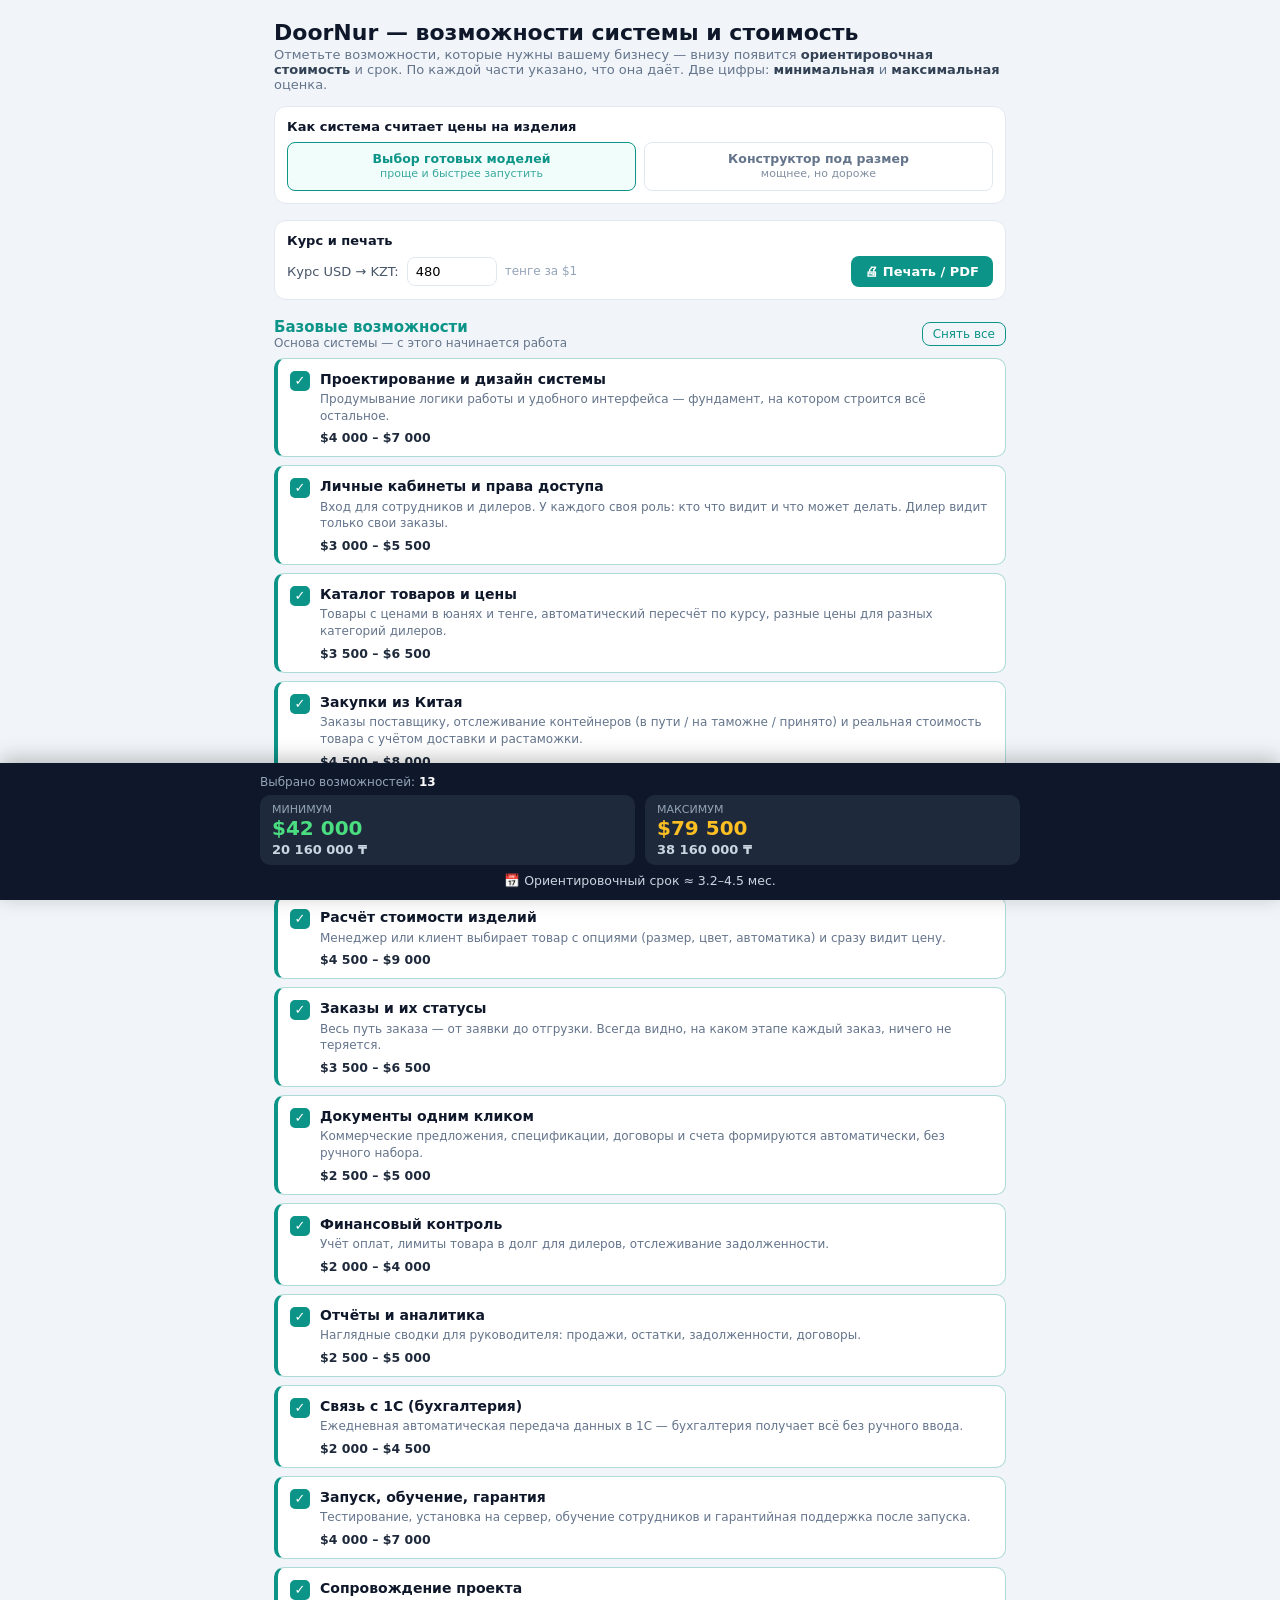
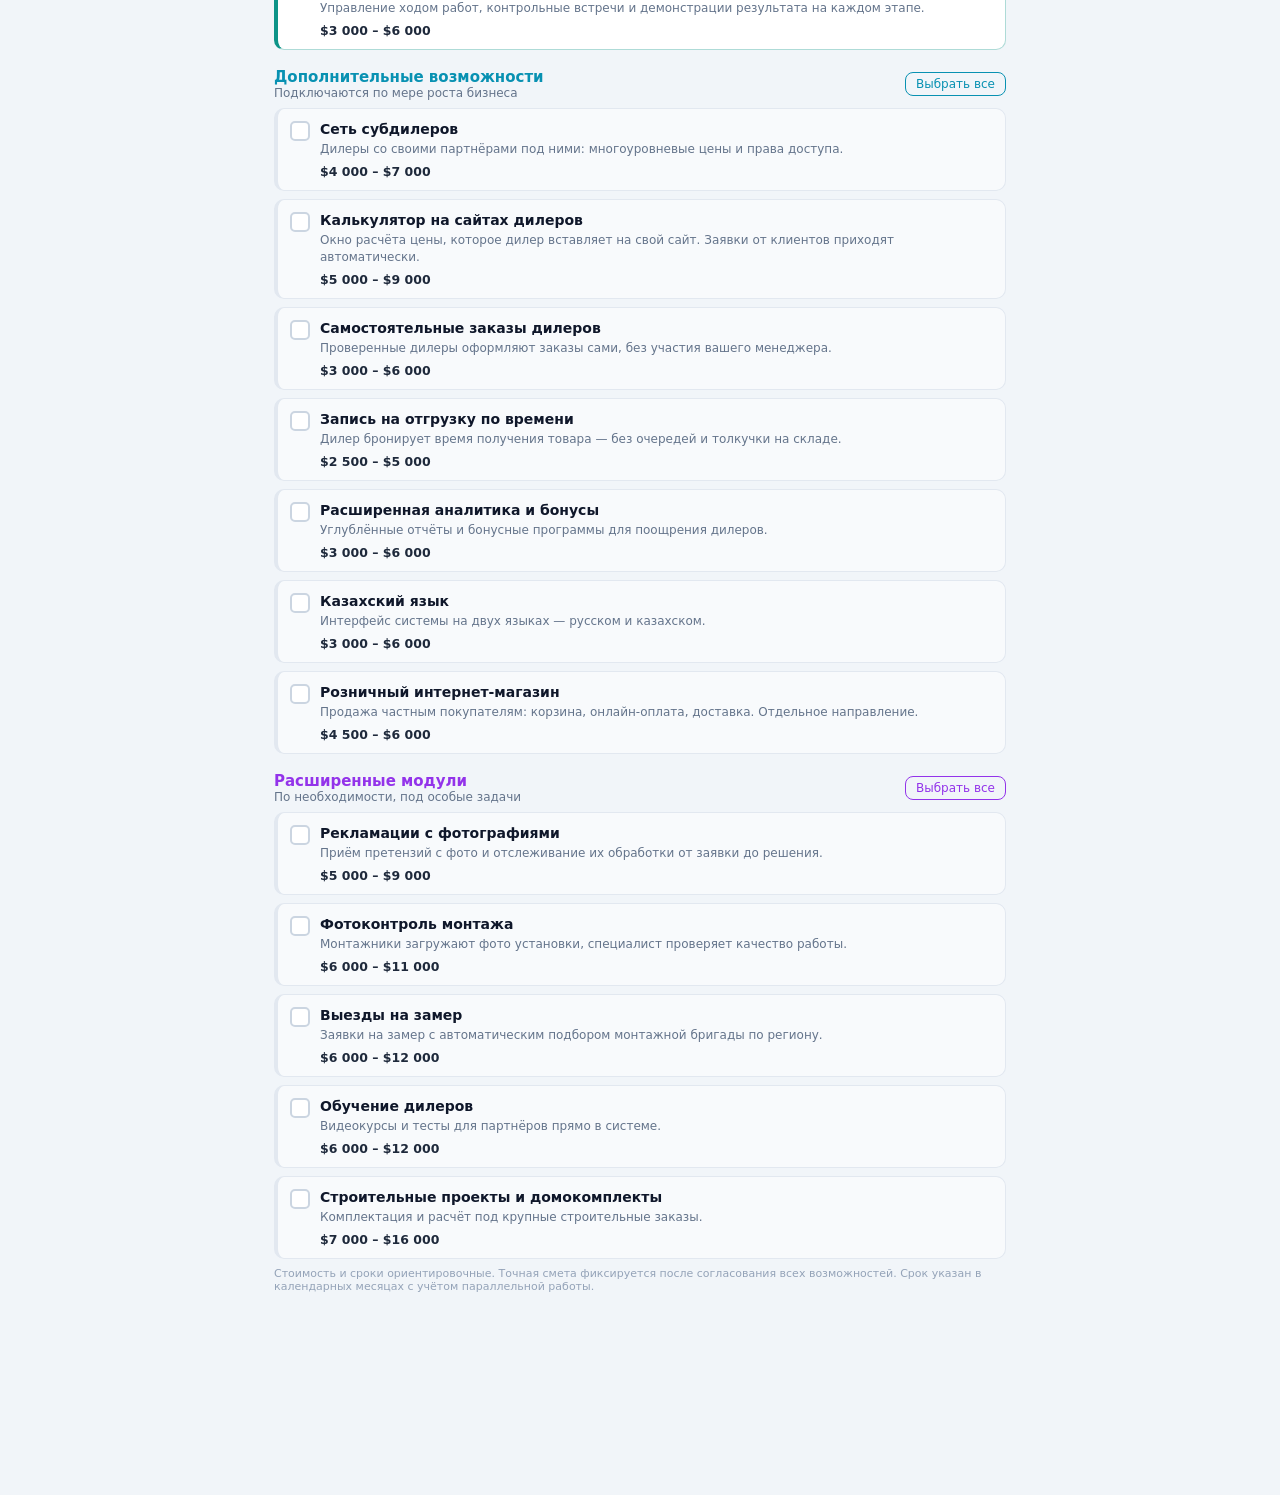
<file: index.html>
<!DOCTYPE html>
<html lang="ru">
<head>
<meta charset="UTF-8">
<meta name="viewport" content="width=device-width, initial-scale=1.0">
<title>DoorNur — возможности системы и стоимость</title>
<style>
  * { box-sizing: border-box; font-family: system-ui, -apple-system, "Segoe UI", Roboto, sans-serif; }
  body { margin: 0; background: #f1f5f9; color: #0f172a; padding-bottom: 175px; }
  .wrap { max-width: 760px; margin: 0 auto; padding: 16px 14px; }
  h1 { font-size: 22px; font-weight: 800; margin: 4px 0 2px; }
  .lead { font-size: 13px; color: #64748b; margin: 0 0 14px; }
  .lead b { color: #334155; }
  .panel { background: #fff; border: 1px solid #e2e8f0; border-radius: 12px; padding: 12px; margin-bottom: 16px; }
  .panel-t { font-size: 13px; font-weight: 700; margin-bottom: 8px; }
  .tabs { display: flex; gap: 8px; }
  .tab { flex: 1; padding: 8px 6px; border-radius: 8px; cursor: pointer; border: 1px solid #e2e8f0;
         background: #fff; color: #64748b; font-weight: 700; font-size: 12.5px; line-height: 1.3; text-align: center; }
  .tab small { font-weight: 400; font-size: 11px; opacity: .8; display: block; }
  .tab.active { border-color: #0d9488; background: #f0fdfa; color: #0d9488; }
  .toolrow { display: flex; gap: 8px; align-items: center; flex-wrap: wrap; }
  .rate-in { width: 90px; padding: 6px 8px; border: 1px solid #e2e8f0; border-radius: 8px; font-size: 13px; }
  .printbtn { margin-left: auto; background: #0d9488; color: #fff; border: none; border-radius: 8px; padding: 8px 14px; font-size: 13px; font-weight: 700; cursor: pointer; }
  .phase-head { display: flex; align-items: center; justify-content: space-between; margin: 18px 0 8px; }
  .phase-t { font-size: 15px; font-weight: 800; }
  .phase-s { font-size: 12px; color: #64748b; }
  .selbtn { font-size: 12px; background: transparent; border-radius: 8px; padding: 4px 10px; cursor: pointer; white-space: nowrap; }
  .block { display: flex; gap: 10px; align-items: flex-start; background: #f8fafc; border: 1px solid #e2e8f0;
           border-left: 4px solid #e2e8f0; border-radius: 10px; padding: 11px 12px; margin-bottom: 8px; cursor: pointer; transition: all .12s; }
  .block.on { background: #fff; }
  .cb { width: 20px; height: 20px; border-radius: 5px; flex-shrink: 0; margin-top: 1px; border: 2px solid #cbd5e1;
        background: #fff; color: #fff; font-size: 13px; line-height: 16px; text-align: center; font-weight: 700; }
  .bname { font-size: 14px; font-weight: 700; line-height: 1.3; }
  .bdesc { font-size: 12px; color: #64748b; margin-top: 3px; line-height: 1.4; }
  .bprice { font-size: 12.5px; color: #475569; margin-top: 6px; }
  .bprice b { color: #1e293b; }
  .note { font-size: 11px; color: #94a3b8; margin-top: 4px; }
  .bar { position: fixed; bottom: 0; left: 0; right: 0; background: #0f172a; color: #fff; padding: 12px 14px; box-shadow: 0 -4px 20px rgba(0,0,0,.25); }
  .bar-in { max-width: 760px; margin: 0 auto; }
  .bar-c { font-size: 12px; color: #94a3b8; margin-bottom: 6px; }
  .bar-c b { color: #fff; }
  .sums { display: flex; gap: 10px; }
  .sum { flex: 1; background: #1e293b; border-radius: 10px; padding: 8px 12px; }
  .sum .lbl { font-size: 11px; color: #94a3b8; }
  .sum .val { font-size: 20px; font-weight: 800; }
  .kzt { color: #cbd5e1; font-size: 13px; font-weight: 700; margin-top: 2px; }
  .meta { font-size: 12.5px; color: #cbd5e1; margin-top: 8px; text-align: center; }
  @media print {
    body { padding-bottom: 0; background: #fff; }
    .bar { position: static; box-shadow: none; margin-top: 16px; }
    .printbtn, .selbtn { display: none; }
    .block { break-inside: avoid; }
    .sum { border: 1px solid #cbd5e1; }
  }
</style>
</head>
<body>
<div class="wrap">
  <h1>DoorNur — возможности системы и стоимость</h1>
  <p class="lead">Отметьте возможности, которые нужны вашему бизнесу — внизу появится <b>ориентировочная стоимость</b> и срок. По каждой части указано, что она даёт. Две цифры: <b>минимальная</b> и <b>максимальная</b> оценка.</p>

  <div class="panel">
    <div class="panel-t">Как система считает цены на изделия</div>
    <div class="tabs">
      <div class="tab active" id="tab-sku" onclick="setEngine(false)">Выбор готовых моделей<small>проще и быстрее запустить</small></div>
      <div class="tab" id="tab-eng" onclick="setEngine(true)">Конструктор под размер<small>мощнее, но дороже</small></div>
    </div>
  </div>

  <div class="panel">
    <div class="panel-t">Курс и печать</div>
    <div class="toolrow">
      <span style="font-size:13px;color:#475569">Курс USD → KZT:</span>
      <input id="rate" class="rate-in" type="number" value="480" min="0" step="1" oninput="calc()">
      <span style="font-size:12px;color:#94a3b8">тенге за $1</span>
      <button class="printbtn" onclick="window.print()">🖨 Печать / PDF</button>
    </div>
  </div>

  <div id="phases"></div>

  <p class="note">Стоимость и сроки ориентировочные. Точная смета фиксируется после согласования всех возможностей. Срок указан в календарных месяцах с учётом параллельной работы.</p>
</div>

<div class="bar">
  <div class="bar-in">
    <div class="bar-c">Выбрано возможностей: <b id="cnt">0</b></div>
    <div class="sums">
      <div class="sum"><div class="lbl">МИНИМУМ</div><div class="val" style="color:#4ade80" id="low">$0</div><div class="kzt" id="lowkzt">0 ₸</div></div>
      <div class="sum"><div class="lbl">МАКСИМУМ</div><div class="val" style="color:#fbbf24" id="high">$0</div><div class="kzt" id="highkzt">0 ₸</div></div>
    </div>
    <div class="meta">📅 Ориентировочный срок ≈ <span id="mo">0–0</span> мес.</div>
  </div>
</div>

<script>
const PHASES = [
  { id:"p1", title:"Базовые возможности", sub:"Основа системы — с этого начинается работа", accent:"#0d9488", blocks:[
    {id:"b0", name:"Проектирование и дизайн системы", desc:"Продумывание логики работы и удобного интерфейса — фундамент, на котором строится всё остальное.", low:4000, high:7000, dLow:15, dHigh:20, def:true},
    {id:"b1", name:"Личные кабинеты и права доступа", desc:"Вход для сотрудников и дилеров. У каждого своя роль: кто что видит и что может делать. Дилер видит только свои заказы.", low:3000, high:5500, dLow:12, dHigh:16, def:true},
    {id:"b2", name:"Каталог товаров и цены", desc:"Товары с ценами в юанях и тенге, автоматический пересчёт по курсу, разные цены для разных категорий дилеров.", low:3500, high:6500, dLow:15, dHigh:20, def:true},
    {id:"b3", name:"Закупки из Китая", desc:"Заказы поставщику, отслеживание контейнеров (в пути / на таможне / принято) и реальная стоимость товара с учётом доставки и растаможки.", low:4500, high:8000, dLow:18, dHigh:24, def:true},
    {id:"b4", name:"Складской учёт", desc:"Остатки в реальном времени, резерв товара под заказ, история движений. Вы не продадите то, чего уже нет на складе.", low:3000, high:5500, dLow:12, dHigh:16, def:true},
    {id:"b5", name:"Расчёт стоимости изделий", desc:"Менеджер или клиент выбирает товар с опциями (размер, цвет, автоматика) и сразу видит цену.", low:4500, high:9000, dLow:18, dHigh:26, def:true, engine:true},
    {id:"b6", name:"Заказы и их статусы", desc:"Весь путь заказа — от заявки до отгрузки. Всегда видно, на каком этапе каждый заказ, ничего не теряется.", low:3500, high:6500, dLow:14, dHigh:18, def:true},
    {id:"b7", name:"Документы одним кликом", desc:"Коммерческие предложения, спецификации, договоры и счета формируются автоматически, без ручного набора.", low:2500, high:5000, dLow:10, dHigh:15, def:true},
    {id:"b8", name:"Финансовый контроль", desc:"Учёт оплат, лимиты товара в долг для дилеров, отслеживание задолженности.", low:2000, high:4000, dLow:8, dHigh:12, def:true},
    {id:"b9", name:"Отчёты и аналитика", desc:"Наглядные сводки для руководителя: продажи, остатки, задолженности, договоры.", low:2500, high:5000, dLow:10, dHigh:15, def:true},
    {id:"b10", name:"Связь с 1С (бухгалтерия)", desc:"Ежедневная автоматическая передача данных в 1С — бухгалтерия получает всё без ручного ввода.", low:2000, high:4500, dLow:8, dHigh:12, def:true},
    {id:"b11", name:"Запуск, обучение, гарантия", desc:"Тестирование, установка на сервер, обучение сотрудников и гарантийная поддержка после запуска.", low:4000, high:7000, dLow:18, dHigh:25, def:true},
    {id:"b12", name:"Сопровождение проекта", desc:"Управление ходом работ, контрольные встречи и демонстрации результата на каждом этапе.", low:3000, high:6000, dLow:10, dHigh:18, def:true},
  ]},
  { id:"p2", title:"Дополнительные возможности", sub:"Подключаются по мере роста бизнеса", accent:"#0891b2", blocks:[
    {id:"c1", name:"Сеть субдилеров", desc:"Дилеры со своими партнёрами под ними: многоуровневые цены и права доступа.", low:4000, high:7000, dLow:12, dHigh:18},
    {id:"c2", name:"Калькулятор на сайтах дилеров", desc:"Окно расчёта цены, которое дилер вставляет на свой сайт. Заявки от клиентов приходят автоматически.", low:5000, high:9000, dLow:15, dHigh:22},
    {id:"c3", name:"Самостоятельные заказы дилеров", desc:"Проверенные дилеры оформляют заказы сами, без участия вашего менеджера.", low:3000, high:6000, dLow:10, dHigh:15},
    {id:"c4", name:"Запись на отгрузку по времени", desc:"Дилер бронирует время получения товара — без очередей и толкучки на складе.", low:2500, high:5000, dLow:8, dHigh:12},
    {id:"c5", name:"Расширенная аналитика и бонусы", desc:"Углублённые отчёты и бонусные программы для поощрения дилеров.", low:3000, high:6000, dLow:10, dHigh:15},
    {id:"c6", name:"Казахский язык", desc:"Интерфейс системы на двух языках — русском и казахском.", low:3000, high:6000, dLow:10, dHigh:14},
    {id:"c7", name:"Розничный интернет-магазин", desc:"Продажа частным покупателям: корзина, онлайн-оплата, доставка. Отдельное направление.", low:4500, high:6000, dLow:15, dHigh:22},
  ]},
  { id:"p3", title:"Расширенные модули", sub:"По необходимости, под особые задачи", accent:"#9333ea", blocks:[
    {id:"d1", name:"Рекламации с фотографиями", desc:"Приём претензий с фото и отслеживание их обработки от заявки до решения.", low:5000, high:9000, dLow:15, dHigh:22},
    {id:"d2", name:"Фотоконтроль монтажа", desc:"Монтажники загружают фото установки, специалист проверяет качество работы.", low:6000, high:11000, dLow:18, dHigh:26},
    {id:"d3", name:"Выезды на замер", desc:"Заявки на замер с автоматическим подбором монтажной бригады по региону.", low:6000, high:12000, dLow:18, dHigh:28},
    {id:"d4", name:"Обучение дилеров", desc:"Видеокурсы и тесты для партнёров прямо в системе.", low:6000, high:12000, dLow:18, dHigh:28},
    {id:"d5", name:"Строительные проекты и домокомплекты", desc:"Комплектация и расчёт под крупные строительные заказы.", low:7000, high:16000, dLow:22, dHigh:35},
  ]},
];
const ENGINE = { low:9000, high:18000, dLow:35, dHigh:60 };

let engineMode = false;
const checked = {};
PHASES.forEach(p => p.blocks.forEach(b => checked[b.id] = !!b.def));

const fmt = n => "$" + n.toLocaleString("ru-RU");
function vals(b){ return (b.engine && engineMode) ? ENGINE : {low:b.low, high:b.high, dLow:b.dLow, dHigh:b.dHigh}; }

function render(){
  const root = document.getElementById("phases");
  root.innerHTML = "";
  PHASES.forEach(p => {
    const all = p.blocks.every(b => checked[b.id]);
    const head = document.createElement("div");
    head.className = "phase-head";
    head.innerHTML = `<div><div class="phase-t" style="color:${p.accent}">${p.title}</div><div class="phase-s">${p.sub}</div></div>`;
    const btn = document.createElement("button");
    btn.className = "selbtn";
    btn.style.color = p.accent; btn.style.border = "1px solid " + p.accent; btn.style.background = "transparent";
    btn.textContent = all ? "Снять все" : "Выбрать все";
    btn.onclick = () => { p.blocks.forEach(b => checked[b.id] = !all); render(); calc(); };
    head.appendChild(btn);
    root.appendChild(head);

    p.blocks.forEach(b => {
      const on = checked[b.id];
      const v = vals(b);
      const el = document.createElement("div");
      el.className = "block" + (on ? " on" : "");
      el.style.borderColor = on ? p.accent + "55" : "#e2e8f0";
      el.style.borderLeftColor = on ? p.accent : "#e2e8f0";
      el.onclick = () => { checked[b.id] = !checked[b.id]; render(); calc(); };
      const eng = (b.engine && engineMode) ? ` · <span style="color:#9333ea;font-weight:700">конструктор</span>` : "";
      el.innerHTML =
        `<div class="cb" style="border-color:${on?p.accent:'#cbd5e1'};background:${on?p.accent:'#fff'}">${on?'✓':''}</div>`+
        `<div style="flex:1;min-width:0">`+
          `<div class="bname">${b.name}${eng}</div>`+
          `<div class="bdesc">${b.desc}</div>`+
          `<div class="bprice"><b>${fmt(v.low)} – ${fmt(v.high)}</b></div>`+
        `</div>`;
      root.appendChild(el);
    });
  });
}

function calc(){
  let low=0, high=0, dLow=0, dHigh=0, count=0;
  PHASES.forEach(p => p.blocks.forEach(b => {
    if(checked[b.id]){ const v=vals(b); low+=v.low; high+=v.high; dLow+=v.dLow; dHigh+=v.dHigh; count++; }
  }));
  const team = 2.4;
  const rate = parseFloat(document.getElementById("rate").value) || 0;
  const kzt = n => Math.round(n*rate).toLocaleString("ru-RU") + " ₸";
  document.getElementById("cnt").textContent = count;
  document.getElementById("low").textContent = fmt(low);
  document.getElementById("high").textContent = fmt(high);
  document.getElementById("lowkzt").textContent = kzt(low);
  document.getElementById("highkzt").textContent = kzt(high);
  document.getElementById("mo").textContent = (dLow/team/22).toFixed(1) + "–" + (dHigh/team/22).toFixed(1);
}

function setEngine(on){
  engineMode = on;
  document.getElementById("tab-sku").classList.toggle("active", !on);
  document.getElementById("tab-eng").classList.toggle("active", on);
  render(); calc();
}

render(); calc();
</script>
</body>
</html>
</file>
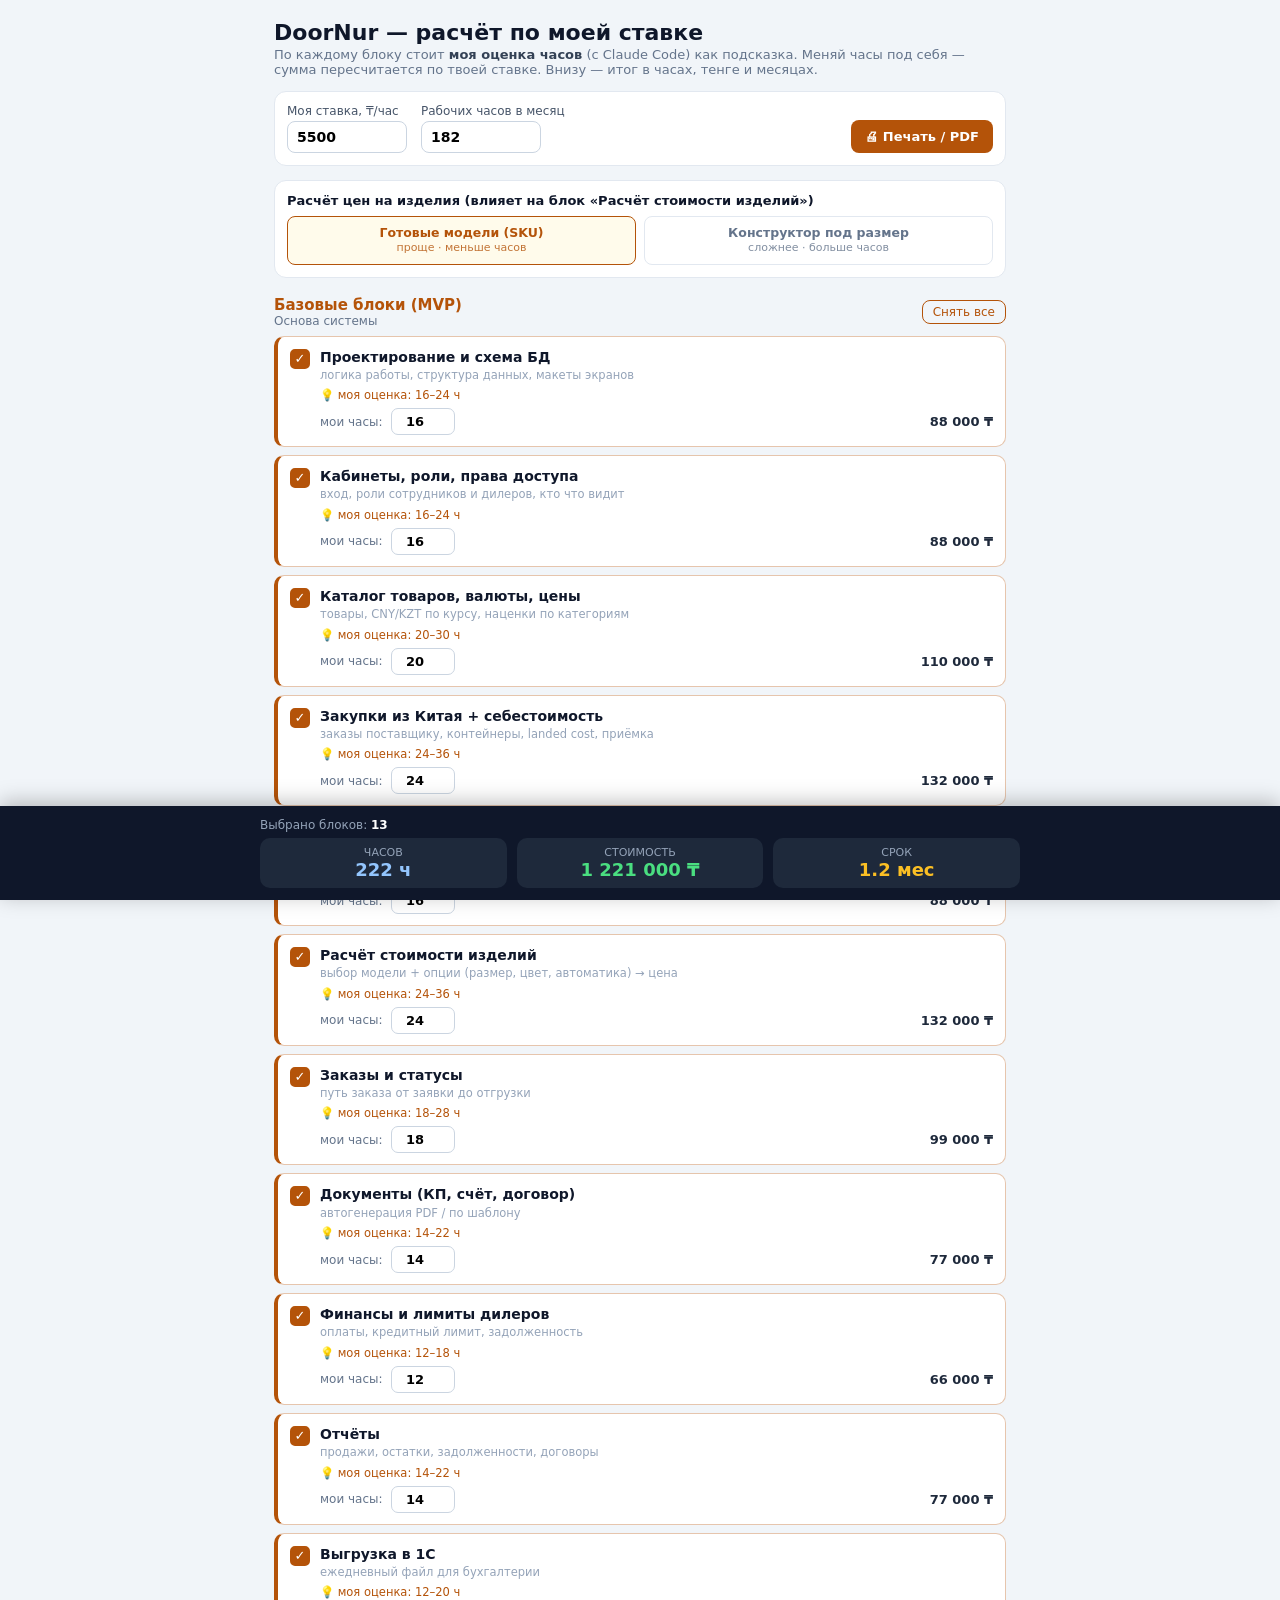
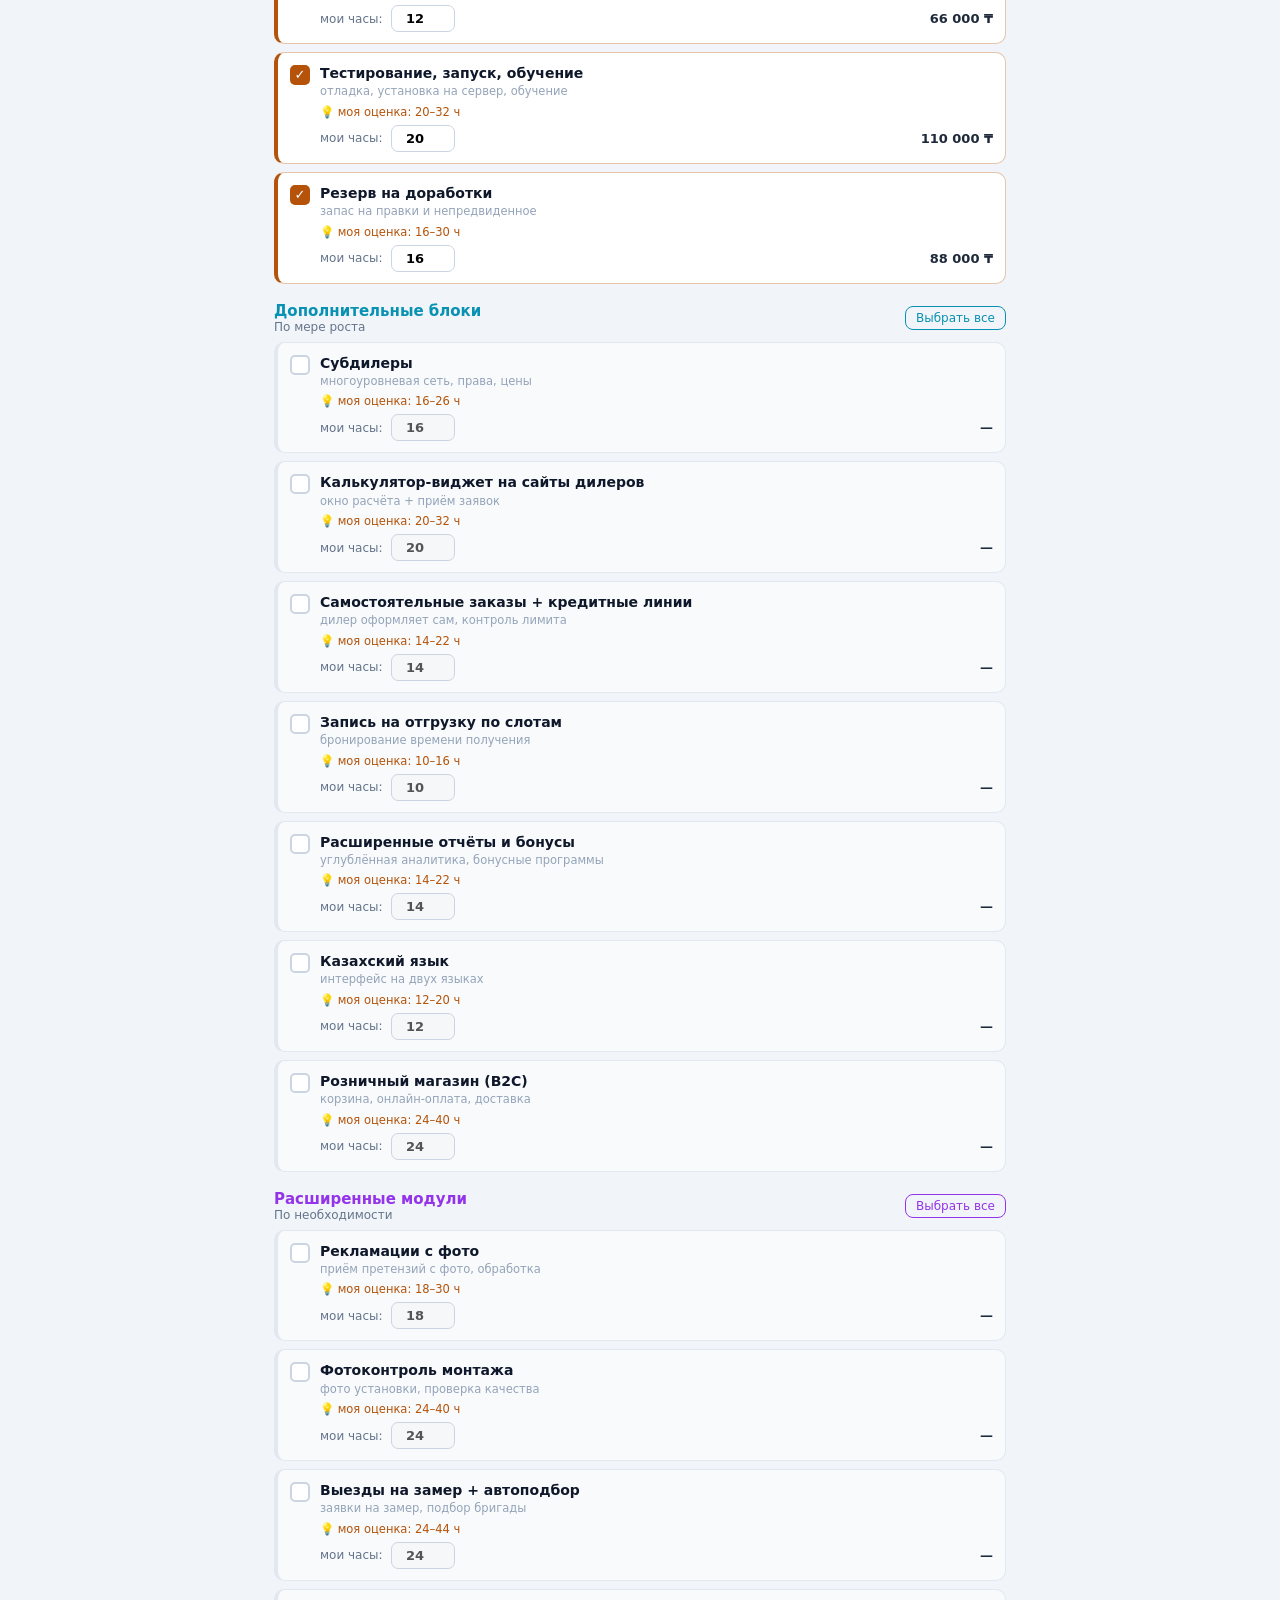
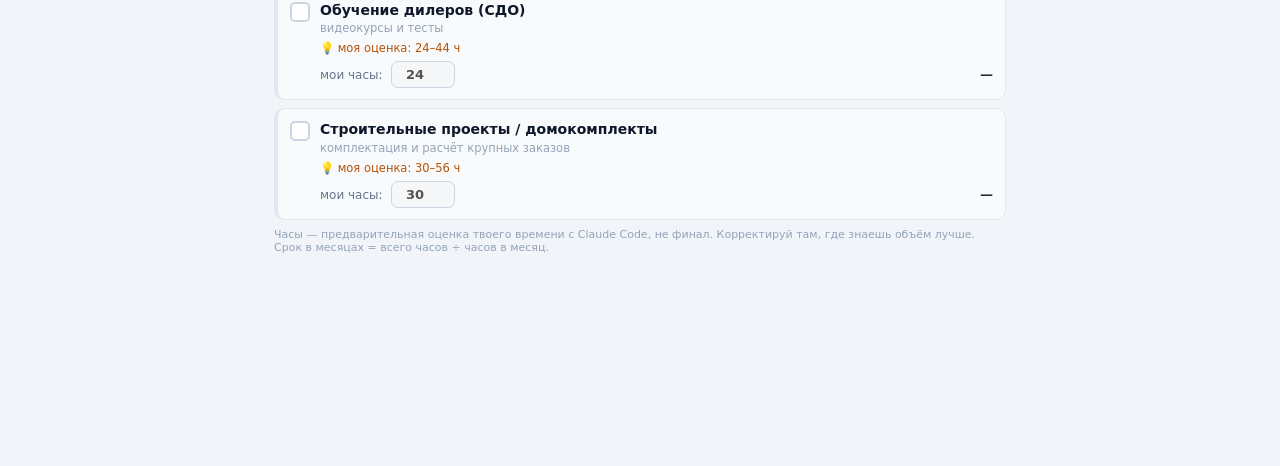
<file: index1.html>
<!DOCTYPE html>
<html lang="ru">
<head>
<meta charset="UTF-8">
<meta name="viewport" content="width=device-width, initial-scale=1.0">
<title>DoorNur — расчёт по моей ставке</title>
<style>
  * { box-sizing: border-box; font-family: system-ui, -apple-system, "Segoe UI", Roboto, sans-serif; }
  body { margin: 0; background: #f1f5f9; color: #0f172a; padding-bottom: 185px; }
  .wrap { max-width: 760px; margin: 0 auto; padding: 16px 14px; }
  h1 { font-size: 22px; font-weight: 800; margin: 4px 0 2px; }
  .lead { font-size: 13px; color: #64748b; margin: 0 0 14px; }
  .lead b { color: #334155; }
  .panel { background: #fff; border: 1px solid #e2e8f0; border-radius: 12px; padding: 12px; margin-bottom: 14px; }
  .panel-t { font-size: 13px; font-weight: 700; margin-bottom: 8px; }
  .tabs { display: flex; gap: 8px; }
  .tab { flex: 1; padding: 8px 6px; border-radius: 8px; cursor: pointer; border: 1px solid #e2e8f0;
         background: #fff; color: #64748b; font-weight: 700; font-size: 12.5px; line-height: 1.3; text-align: center; }
  .tab small { font-weight: 400; font-size: 11px; opacity: .8; display: block; }
  .tab.active { border-color: #b45309; background: #fffbeb; color: #b45309; }
  .ctrls { display: flex; gap: 14px; flex-wrap: wrap; }
  .ctrl label { font-size: 12px; color: #475569; display: block; margin-bottom: 3px; }
  .ctrl input { width: 120px; padding: 7px 9px; border: 1px solid #cbd5e1; border-radius: 8px; font-size: 14px; font-weight: 600; }
  .printbtn { margin-left: auto; align-self: flex-end; background: #b45309; color: #fff; border: none; border-radius: 8px; padding: 9px 14px; font-size: 13px; font-weight: 700; cursor: pointer; }
  .phase-head { display: flex; align-items: center; justify-content: space-between; margin: 18px 0 8px; }
  .phase-t { font-size: 15px; font-weight: 800; }
  .phase-s { font-size: 12px; color: #64748b; }
  .selbtn { font-size: 12px; background: transparent; border-radius: 8px; padding: 4px 10px; cursor: pointer; white-space: nowrap; }
  .block { display: flex; gap: 10px; align-items: flex-start; background: #f8fafc; border: 1px solid #e2e8f0;
           border-left: 4px solid #e2e8f0; border-radius: 10px; padding: 11px 12px; margin-bottom: 8px; transition: all .12s; }
  .block.on { background: #fff; }
  .cb { width: 20px; height: 20px; border-radius: 5px; flex-shrink: 0; margin-top: 1px; border: 2px solid #cbd5e1; cursor: pointer;
        background: #fff; color: #fff; font-size: 13px; line-height: 16px; text-align: center; font-weight: 700; }
  .bname { font-size: 14px; font-weight: 700; line-height: 1.3; cursor: pointer; }
  .bdesc { font-size: 11.5px; color: #94a3b8; margin-top: 2px; line-height: 1.35; }
  .hint { font-size: 11.5px; color: #b45309; margin-top: 5px; }
  .hrow { display: flex; align-items: center; gap: 8px; margin-top: 6px; flex-wrap: wrap; }
  .hrow input { width: 64px; padding: 5px 7px; border: 1px solid #cbd5e1; border-radius: 7px; font-size: 13px; font-weight: 600; text-align: center; }
  .hrow .lab { font-size: 12px; color: #64748b; }
  .bsum { font-size: 13px; font-weight: 800; color: #1e293b; margin-left: auto; }
  .note { font-size: 11px; color: #94a3b8; margin-top: 6px; }
  .bar { position: fixed; bottom: 0; left: 0; right: 0; background: #0f172a; color: #fff; padding: 12px 14px; box-shadow: 0 -4px 20px rgba(0,0,0,.25); }
  .bar-in { max-width: 760px; margin: 0 auto; }
  .bar-c { font-size: 12px; color: #94a3b8; margin-bottom: 6px; }
  .bar-c b { color: #fff; }
  .sums { display: flex; gap: 10px; }
  .sum { flex: 1; background: #1e293b; border-radius: 10px; padding: 8px 12px; text-align: center; }
  .sum .lbl { font-size: 11px; color: #94a3b8; }
  .sum .val { font-size: 18px; font-weight: 800; }
  @media print {
    body { padding-bottom: 0; background: #fff; }
    .bar { position: static; box-shadow: none; margin-top: 16px; }
    .printbtn, .selbtn { display: none; }
    .block { break-inside: avoid; }
  }
</style>
</head>
<body>
<div class="wrap">
  <h1>DoorNur — расчёт по моей ставке</h1>
  <p class="lead">По каждому блоку стоит <b>моя оценка часов</b> (с Claude Code) как подсказка. Меняй часы под себя — сумма пересчитается по твоей ставке. Внизу — итог в часах, тенге и месяцах.</p>

  <div class="panel">
    <div class="ctrls">
      <div class="ctrl"><label>Моя ставка, ₸/час</label><input id="rate" type="number" value="5500" min="0" step="100" oninput="calc()"></div>
      <div class="ctrl"><label>Рабочих часов в месяц</label><input id="hpm" type="number" value="182" min="1" step="1" oninput="calc()"></div>
      <button class="printbtn" onclick="window.print()">🖨 Печать / PDF</button>
    </div>
  </div>

  <div class="panel">
    <div class="panel-t">Расчёт цен на изделия (влияет на блок «Расчёт стоимости изделий»)</div>
    <div class="tabs">
      <div class="tab active" id="tab-sku" onclick="setEngine(false)">Готовые модели (SKU)<small>проще · меньше часов</small></div>
      <div class="tab" id="tab-eng" onclick="setEngine(true)">Конструктор под размер<small>сложнее · больше часов</small></div>
    </div>
  </div>

  <div id="phases"></div>

  <p class="note">Часы — предварительная оценка твоего времени с Claude Code, не финал. Корректируй там, где знаешь объём лучше. Срок в месяцах = всего часов ÷ часов в месяц.</p>
</div>

<div class="bar">
  <div class="bar-in">
    <div class="bar-c">Выбрано блоков: <b id="cnt">0</b></div>
    <div class="sums">
      <div class="sum"><div class="lbl">ЧАСОВ</div><div class="val" style="color:#93c5fd" id="hours">0</div></div>
      <div class="sum"><div class="lbl">СТОИМОСТЬ</div><div class="val" style="color:#4ade80" id="money">0 ₸</div></div>
      <div class="sum"><div class="lbl">СРОК</div><div class="val" style="color:#fbbf24" id="mo">0 мес</div></div>
    </div>
  </div>
</div>

<script>
const PHASES = [
  { id:"p1", title:"Базовые блоки (MVP)", sub:"Основа системы", accent:"#b45309", blocks:[
    {id:"b0", name:"Проектирование и схема БД", desc:"логика работы, структура данных, макеты экранов", hLow:16, hHigh:24, def:true},
    {id:"b1", name:"Кабинеты, роли, права доступа", desc:"вход, роли сотрудников и дилеров, кто что видит", hLow:16, hHigh:24, def:true},
    {id:"b2", name:"Каталог товаров, валюты, цены", desc:"товары, CNY/KZT по курсу, наценки по категориям", hLow:20, hHigh:30, def:true},
    {id:"b3", name:"Закупки из Китая + себестоимость", desc:"заказы поставщику, контейнеры, landed cost, приёмка", hLow:24, hHigh:36, def:true},
    {id:"b4", name:"Складской учёт + резерв", desc:"остатки, резерв под заказ, движения", hLow:16, hHigh:24, def:true},
    {id:"b5", name:"Расчёт стоимости изделий", desc:"выбор модели + опции (размер, цвет, автоматика) → цена", hLow:24, hHigh:36, def:true, engine:true, eLow:50, eHigh:80},
    {id:"b6", name:"Заказы и статусы", desc:"путь заказа от заявки до отгрузки", hLow:18, hHigh:28, def:true},
    {id:"b7", name:"Документы (КП, счёт, договор)", desc:"автогенерация PDF / по шаблону", hLow:14, hHigh:22, def:true},
    {id:"b8", name:"Финансы и лимиты дилеров", desc:"оплаты, кредитный лимит, задолженность", hLow:12, hHigh:18, def:true},
    {id:"b9", name:"Отчёты", desc:"продажи, остатки, задолженности, договоры", hLow:14, hHigh:22, def:true},
    {id:"b10", name:"Выгрузка в 1С", desc:"ежедневный файл для бухгалтерии", hLow:12, hHigh:20, def:true},
    {id:"b11", name:"Тестирование, запуск, обучение", desc:"отладка, установка на сервер, обучение", hLow:20, hHigh:32, def:true},
    {id:"b12", name:"Резерв на доработки", desc:"запас на правки и непредвиденное", hLow:16, hHigh:30, def:true},
  ]},
  { id:"p2", title:"Дополнительные блоки", sub:"По мере роста", accent:"#0891b2", blocks:[
    {id:"c1", name:"Субдилеры", desc:"многоуровневая сеть, права, цены", hLow:16, hHigh:26},
    {id:"c2", name:"Калькулятор-виджет на сайты дилеров", desc:"окно расчёта + приём заявок", hLow:20, hHigh:32},
    {id:"c3", name:"Самостоятельные заказы + кредитные линии", desc:"дилер оформляет сам, контроль лимита", hLow:14, hHigh:22},
    {id:"c4", name:"Запись на отгрузку по слотам", desc:"бронирование времени получения", hLow:10, hHigh:16},
    {id:"c5", name:"Расширенные отчёты и бонусы", desc:"углублённая аналитика, бонусные программы", hLow:14, hHigh:22},
    {id:"c6", name:"Казахский язык", desc:"интерфейс на двух языках", hLow:12, hHigh:20},
    {id:"c7", name:"Розничный магазин (B2C)", desc:"корзина, онлайн-оплата, доставка", hLow:24, hHigh:40},
  ]},
  { id:"p3", title:"Расширенные модули", sub:"По необходимости", accent:"#9333ea", blocks:[
    {id:"d1", name:"Рекламации с фото", desc:"приём претензий с фото, обработка", hLow:18, hHigh:30},
    {id:"d2", name:"Фотоконтроль монтажа", desc:"фото установки, проверка качества", hLow:24, hHigh:40},
    {id:"d3", name:"Выезды на замер + автоподбор", desc:"заявки на замер, подбор бригады", hLow:24, hHigh:44},
    {id:"d4", name:"Обучение дилеров (СДО)", desc:"видеокурсы и тесты", hLow:24, hHigh:44},
    {id:"d5", name:"Строительные проекты / домокомплекты", desc:"комплектация и расчёт крупных заказов", hLow:30, hHigh:56},
  ]},
];

let engineMode = false;
const checked = {};
const hours = {};
PHASES.forEach(p => p.blocks.forEach(b => { checked[b.id] = !!b.def; hours[b.id] = b.hLow; }));

const money = n => Math.round(n).toLocaleString("ru-RU") + " ₸";
function hint(b){ return (b.engine && engineMode) ? {l:b.eLow, h:b.eHigh} : {l:b.hLow, h:b.hHigh}; }

function render(){
  const root = document.getElementById("phases");
  root.innerHTML = "";
  const rate = parseFloat(document.getElementById("rate").value) || 0;
  PHASES.forEach(p => {
    const all = p.blocks.every(b => checked[b.id]);
    const head = document.createElement("div");
    head.className = "phase-head";
    head.innerHTML = `<div><div class="phase-t" style="color:${p.accent}">${p.title}</div><div class="phase-s">${p.sub}</div></div>`;
    const btn = document.createElement("button");
    btn.className = "selbtn";
    btn.style.color = p.accent; btn.style.border = "1px solid " + p.accent; btn.style.background = "transparent";
    btn.textContent = all ? "Снять все" : "Выбрать все";
    btn.onclick = () => { p.blocks.forEach(b => checked[b.id] = !all); render(); calc(); };
    head.appendChild(btn);
    root.appendChild(head);

    p.blocks.forEach(b => {
      const on = checked[b.id];
      const hn = hint(b);
      const el = document.createElement("div");
      el.className = "block" + (on ? " on" : "");
      el.style.borderColor = on ? p.accent + "55" : "#e2e8f0";
      el.style.borderLeftColor = on ? p.accent : "#e2e8f0";
      const eng = (b.engine && engineMode) ? ` · <span style="color:#9333ea;font-weight:700">конструктор</span>` : "";
      const sum = on ? money((hours[b.id]||0) * rate) : "—";
      el.innerHTML =
        `<div class="cb" onclick="toggle('${b.id}')" style="border-color:${on?p.accent:'#cbd5e1'};background:${on?p.accent:'#fff'}">${on?'✓':''}</div>`+
        `<div style="flex:1;min-width:0">`+
          `<div class="bname" onclick="toggle('${b.id}')">${b.name}${eng}</div>`+
          `<div class="bdesc">${b.desc}</div>`+
          `<div class="hint">💡 моя оценка: ${hn.l}–${hn.h} ч</div>`+
          `<div class="hrow">`+
            `<span class="lab">мои часы:</span>`+
            `<input type="number" min="0" step="1" value="${hours[b.id]}" oninput="setHours('${b.id}', this.value)" ${on?'':'disabled'}>`+
            `<span class="bsum">${sum}</span>`+
          `</div>`+
        `</div>`;
      root.appendChild(el);
    });
  });
}

function toggle(id){ checked[id] = !checked[id]; render(); calc(); }
function setHours(id, v){ hours[id] = parseFloat(v) || 0; calc(); updateBlockSum(id); }

function updateBlockSum(id){
  // lightweight: re-render to refresh the single sum
  render();
}

function calc(){
  let totH = 0, count = 0;
  PHASES.forEach(p => p.blocks.forEach(b => {
    if(checked[b.id]){ totH += (hours[b.id]||0); count++; }
  }));
  const rate = parseFloat(document.getElementById("rate").value) || 0;
  const hpm = parseFloat(document.getElementById("hpm").value) || 1;
  document.getElementById("cnt").textContent = count;
  document.getElementById("hours").textContent = totH + " ч";
  document.getElementById("money").textContent = money(totH * rate);
  document.getElementById("mo").textContent = (totH / hpm).toFixed(1) + " мес";
}

function setEngine(on){
  engineMode = on;
  document.getElementById("tab-sku").classList.toggle("active", !on);
  document.getElementById("tab-eng").classList.toggle("active", on);
  // переставляем подсказку-часы для блока b5 на соответствующий режим
  hours["b5"] = on ? 50 : 24;
  render(); calc();
}

render(); calc();
</script>
</body>
</html>
</file>
